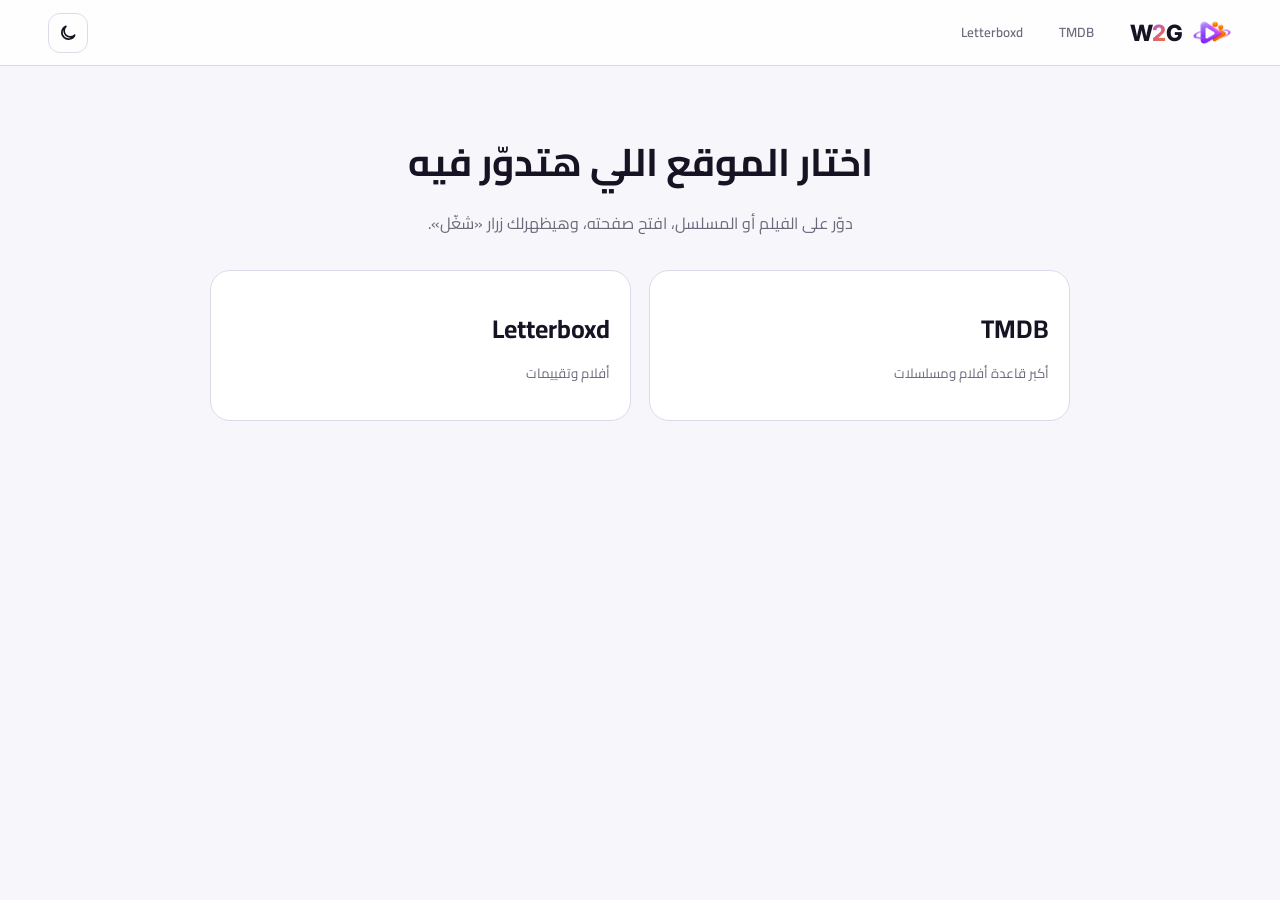
<file: app/app.html>
<!DOCTYPE html>
<html lang="ar" dir="rtl">
<head>
<meta charset="UTF-8">
<meta name="viewport" content="width=device-width, initial-scale=1.0">
<title>W2G - أفلام ومسلسلات</title>
<link rel="icon" href="../img/favicon-32.png" type="image/png" sizes="32x32"><link rel="icon" href="../img/favicon.ico"><link rel="apple-touch-icon" href="../img/favicon-180.png">
<link rel="stylesheet" href="../one.css">
<link rel="stylesheet" href="app.css">
<script src="../config.js"></script>
<script src="../one.js"></script>
</head>
<body>
<header class="topbar app-top">
<a class="brand" href="../index.html"><img src="../img/logo.png" alt="W2G"><div><div class="brand-name">W<span>2</span>G</div></div></a>
<nav class="tabs" id="sites"><button data-site="tmdb">TMDB</button><button data-site="lb">Letterboxd</button></nav>
<div class="top-act"><button class="theme-btn"></button></div>
</header>
<main id="view">
<section class="pick" id="pick">
<h1>اختار الموقع اللي هتدوّر فيه</h1>
<p>دوّر على الفيلم أو المسلسل، افتح صفحته، وهيظهرلك زرار «شغّل».</p>
<div class="pick-grid">
<button class="pick-card" data-site="tmdb"><strong>TMDB</strong><span>أكبر قاعدة أفلام ومسلسلات</span></button>
<button class="pick-card" data-site="lb"><strong>Letterboxd</strong><span>أفلام وتقييمات</span></button>
</div>
</section>
<div class="browser" id="browser" hidden><iframe id="site" title="موقع الأفلام" referrerpolicy="no-referrer"></iframe></div>
</main>
<div class="fab-wrap" id="fab" hidden>
<div class="fab-ep" id="ep" hidden><label>الموسم<input id="dS" type="number" min="1" value="1"></label><label>الحلقة<input id="dE" type="number" min="1" value="1"></label></div>
<button class="fab" id="playBtn"><i class="ico ico-play"></i><span>شغّل</span></button>
</div>
<div class="modal" id="modal" hidden><div class="modal-bg" data-close></div><div class="sheet" id="sheet"></div></div>
<script src="app.js"></script>
</body>
</html>
</file>
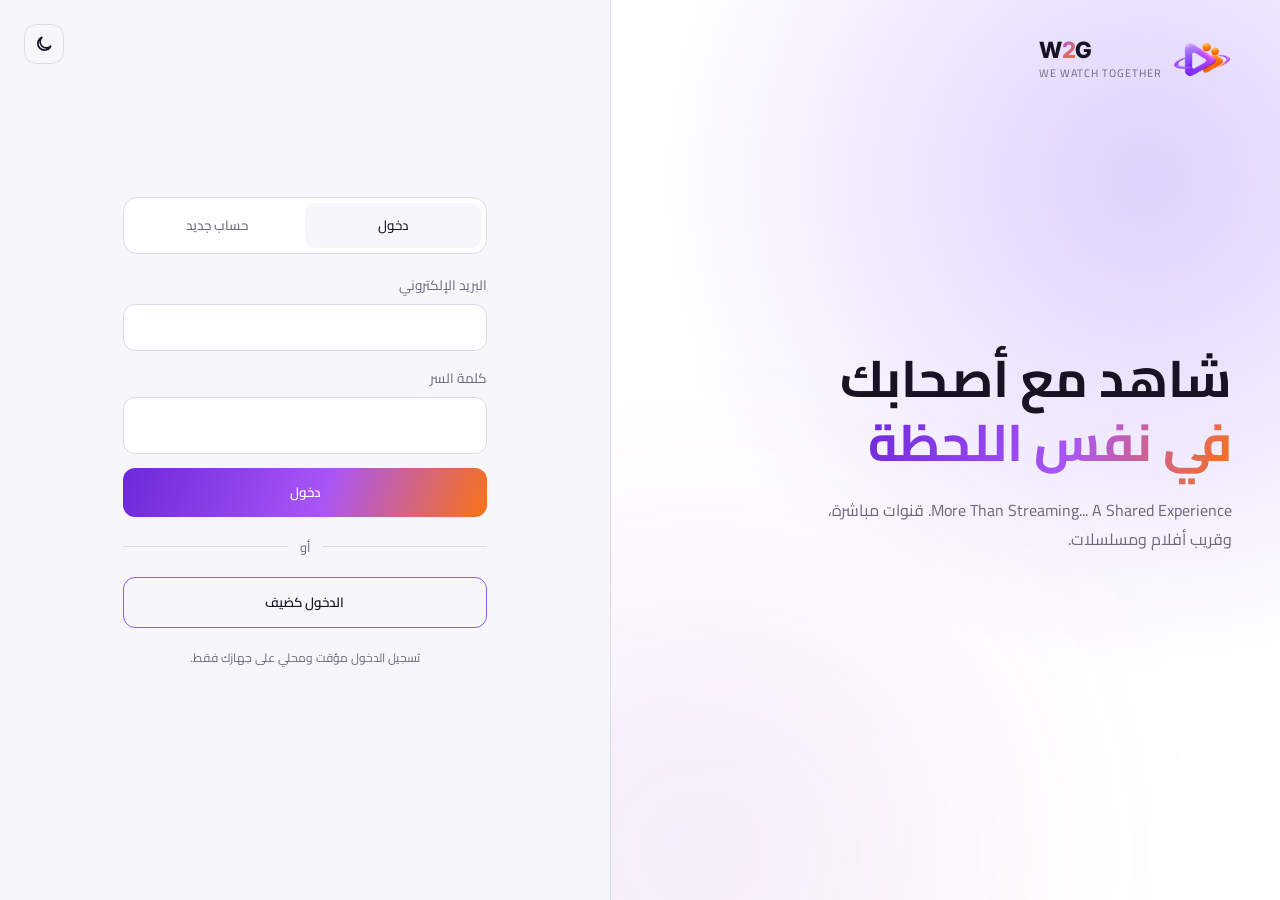
<file: login/login.html>
<!DOCTYPE html>
<html lang="ar" dir="rtl">
<head>
<meta charset="UTF-8">
<meta name="viewport" content="width=device-width, initial-scale=1.0">
<title>تسجيل الدخول - W2G</title>
<link rel="icon" href="../img/favicon-32.png" type="image/png" sizes="32x32"><link rel="icon" href="../img/favicon.ico"><link rel="apple-touch-icon" href="../img/favicon-180.png">
<link rel="stylesheet" href="../one.css">
<link rel="stylesheet" href="login.css">
<script src="../one.js"></script>
</head>
<body>
<button class="theme-btn auth-theme" type="button"></button>
<div class="auth-page">
<section class="auth-side">
<div class="brand"><img src="../img/logo.png" alt="W2G"><div><div class="brand-name">W<span>2</span>G</div><small>WE WATCH TOGETHER</small></div></div>
<h1>شاهد مع أصحابك<br><span>في نفس اللحظة</span></h1>
<p>More Than Streaming... A Shared Experience. قنوات مباشرة، وقريب أفلام ومسلسلات.</p>
<div class="side-glow"></div>
</section>
<section class="auth-card">
<div class="tabs">
<button class="tab active" data-tab="login">دخول</button>
<button class="tab" data-tab="register">حساب جديد</button>
</div>
<form id="loginForm" class="form">
<label>البريد الإلكتروني<input type="email" name="email" required autocomplete="email"></label>
<label>كلمة السر<input type="password" name="pass" required minlength="4" autocomplete="current-password"></label>
<button class="btn btn-primary" type="submit">دخول</button>
</form>
<form id="registerForm" class="form hidden">
<label>الاسم<input type="text" name="name" required maxlength="40"></label>
<label>البريد الإلكتروني<input type="email" name="email" required autocomplete="email"></label>
<label>كلمة السر<input type="password" name="pass" required minlength="4" autocomplete="new-password"></label>
<button class="btn btn-primary" type="submit">إنشاء الحساب</button>
</form>
<div class="divider"><span>أو</span></div>
<button id="guestBtn" class="btn btn-ghost full">الدخول كضيف</button>
<p class="note">تسجيل الدخول مؤقت ومحلي على جهازك فقط.</p>
<p id="err" class="err"></p>
</section>
</div>
<script src="login.js"></script>
</body>
</html>
</file>
<file: one.css>
@import url("https://fonts.googleapis.com/css2?family=Cairo:wght@400;500;600;700;800&family=Inter:wght@400;500;600;700&display=swap");
:root{color-scheme:dark;--bg:#090911;--bg2:#11111f;--card:#191929;--line:#29293b;--text:#f8f7fc;--muted:#a5a3b5;--accent:#8b5cf6;--accent2:#f97316;--pink:#ec4899;--cyan:#06b6d4;--danger:#ec4899;--ok:#06b6d4;--grad:linear-gradient(110deg,#6d28d9 0%,#a855f7 55%,#f97316 100%);--on-grad:#fff;--radius:20px;--r-sm:8px;--r-md:12px;--fast:140ms;--ease:cubic-bezier(.2,.8,.2,1);--shadow:0 16px 40px -20px rgba(0,0,0,.7);--glass:rgba(9,9,17,.82);--thumb:radial-gradient(circle at 50% 30%,#22223a,#11111f);--hover:#3b3b58;--glow:radial-gradient(circle at 50% 40%,#24164a,var(--bg) 60%)}
[data-theme="light"]{color-scheme:light;--bg:#f7f6fb;--bg2:#ffffff;--card:#ffffff;--line:#ded9e9;--text:#171323;--muted:#6d687b;--danger:#e0347f;--shadow:0 12px 30px -18px rgba(30,20,70,.25);--glass:rgba(255,255,255,.88);--thumb:radial-gradient(circle at 50% 30%,#f4f1ff,#f0edf7);--hover:#c8bcf3;--glow:radial-gradient(circle at 50% 40%,#e7defe,var(--bg) 60%)}
html{transition:background .3s}
.theme-btn{width:40px;height:40px;border-radius:12px;border:1px solid var(--line);display:grid;place-items:center;color:var(--text)}
.theme-btn:hover{border-color:var(--accent)}
.theme-btn .ico{width:20px;height:20px}
*{box-sizing:border-box;margin:0;padding:0}
html,body{background:var(--bg);color:var(--text);font-family:"Cairo","Inter",Tahoma,sans-serif;min-height:100%}
a{color:inherit;text-decoration:none}
button{font-family:inherit;cursor:pointer;border:0;background:none;color:inherit}
input{font-family:inherit}
::-webkit-scrollbar{width:8px;height:8px}
::-webkit-scrollbar-thumb{background:var(--line);border-radius:8px}
::-webkit-scrollbar-track{background:transparent}
.brand{display:flex;align-items:center;gap:10px;font-weight:700;letter-spacing:.5px}
.brand img{width:60px;height:auto}
.brand-name{font-family:"Inter",sans-serif;font-size:1.4rem;font-weight:800;letter-spacing:-.5px;color:var(--text);direction:ltr}.brand-name span{background:linear-gradient(135deg,#a855f7,#f97316);-webkit-background-clip:text;background-clip:text;color:transparent}.brand img{object-fit:contain}
.brand small{display:block;font-size:.68rem;color:var(--muted);font-weight:400;letter-spacing:1px}
.btn{display:inline-flex;align-items:center;justify-content:center;gap:8px;padding:12px 20px;border-radius:var(--r-md);font-weight:600;transition:transform var(--fast) var(--ease),filter var(--fast),border-color var(--fast)}
.btn-primary{background:var(--grad);color:var(--on-grad)}
.btn-primary:hover{filter:brightness(1.1);transform:translateY(-1px)}
.btn-ghost{border:1px solid var(--accent);color:var(--text)}
.btn-ghost:hover{border-color:var(--accent)}
.spinner{width:34px;height:34px;border-radius:50%;border:3px solid rgba(255,255,255,.12);border-top-color:var(--accent);animation:spin .8s linear infinite}
@keyframes spin{to{transform:rotate(360deg)}}
.splash{display:grid;place-items:center;min-height:100vh;background:var(--glow)}
.splash-box{display:flex;flex-direction:column;align-items:center;gap:16px}
.splash-logo{width:110px;animation:pulse 1.4s ease-in-out infinite}
@keyframes pulse{50%{transform:scale(1.06)}}
.toast{position:fixed;bottom:24px;left:50%;transform:translateX(-50%) translateY(20px);background:var(--card);border:1px solid var(--line);padding:12px 20px;border-radius:12px;opacity:0;transition:.3s;z-index:999;box-shadow:var(--shadow);pointer-events:none}
.toast.show{opacity:1;transform:translateX(-50%) translateY(0)}

.ico{display:block;width:22px;height:22px;background:currentColor;-webkit-mask-repeat:no-repeat;mask-repeat:no-repeat;-webkit-mask-position:center;mask-position:center;-webkit-mask-size:contain;mask-size:contain}
.ico-home{-webkit-mask-image:url("img/icons/home.svg");mask-image:url("img/icons/home.svg")}.ico-heart{-webkit-mask-image:url("img/icons/heart.svg");mask-image:url("img/icons/heart.svg")}.ico-history{-webkit-mask-image:url("img/icons/history.svg");mask-image:url("img/icons/history.svg")}.ico-room{-webkit-mask-image:url("img/icons/room.svg");mask-image:url("img/icons/room.svg")}.ico-users{-webkit-mask-image:url("img/icons/users.svg");mask-image:url("img/icons/users.svg")}.ico-logout{-webkit-mask-image:url("img/icons/logout.svg");mask-image:url("img/icons/logout.svg")}.ico-live{-webkit-mask-image:url("img/icons/live.svg");mask-image:url("img/icons/live.svg")}.ico-play{-webkit-mask-image:url("img/icons/play.svg");mask-image:url("img/icons/play.svg")}.ico-pause{-webkit-mask-image:url("img/icons/pause.svg");mask-image:url("img/icons/pause.svg")}.ico-volume{-webkit-mask-image:url("img/icons/volume.svg");mask-image:url("img/icons/volume.svg")}.ico-mute{-webkit-mask-image:url("img/icons/mute.svg");mask-image:url("img/icons/mute.svg")}.ico-fullscreen{-webkit-mask-image:url("img/icons/fullscreen.svg");mask-image:url("img/icons/fullscreen.svg")}.ico-pip{-webkit-mask-image:url("img/icons/pip.svg");mask-image:url("img/icons/pip.svg")}.ico-reload{-webkit-mask-image:url("img/icons/reload.svg");mask-image:url("img/icons/reload.svg")}.ico-search{-webkit-mask-image:url("img/icons/search.svg");mask-image:url("img/icons/search.svg")}.ico-sun{-webkit-mask-image:url("img/icons/sun.svg");mask-image:url("img/icons/sun.svg")}.ico-moon{-webkit-mask-image:url("img/icons/moon.svg");mask-image:url("img/icons/moon.svg")}
@media (prefers-reduced-motion:reduce){*{animation:none!important;transition:none!important}}
:focus-visible{outline:2px solid var(--accent);outline-offset:2px}
.en,input[type=email]{font-family:"Inter","Cairo",sans-serif}
</file>
<file: app/app.css>
.topbar{position:sticky;top:0;z-index:20;display:flex;align-items:center;gap:20px;padding:12px clamp(16px,4vw,48px);background:var(--glass);backdrop-filter:blur(14px);border-bottom:1px solid var(--line)}
.topbar .brand img{width:40px}
.top-act{display:flex;align-items:center;gap:10px;margin-inline-start:auto}
.btn-primary{background:var(--grad);color:var(--on-grad)}
.btn-ghost{border:1px solid var(--line)}
.btn-ghost:hover{border-color:var(--accent)}
.btn.lg{padding:15px 28px;font-size:1.05rem}
.btn.sm{padding:6px 12px;font-size:.85rem}
.btn .ico{width:18px;height:18px}
.grad-t{background:var(--grad);-webkit-background-clip:text;background-clip:text;color:transparent}

.l-hero{position:relative;text-align:center;padding:clamp(48px,9vw,110px) 20px 40px;overflow:hidden}
.l-glow{position:absolute;inset:-20% -10% auto;height:120%;background:var(--glow);z-index:-1}
.l-hero h1{font-size:clamp(2rem,6vw,4rem);line-height:1.25;font-weight:800}
.l-hero p{max-width:620px;margin:20px auto 0;color:var(--muted);font-size:1.1rem;line-height:1.9}
.l-cta{display:flex;gap:12px;justify-content:center;flex-wrap:wrap;margin-top:32px}
.l-posters{display:flex;gap:14px;justify-content:center;margin-top:56px;mask-image:linear-gradient(90deg,transparent,#000 15%,#000 85%,transparent)}
.l-posters img{width:clamp(90px,11vw,150px);aspect-ratio:2/3;object-fit:cover;border-radius:14px;box-shadow:var(--shadow);transform:translateY(calc(sin(var(--i) * 1rad) * 18px));flex-shrink:0}
.l-feats{display:grid;grid-template-columns:repeat(auto-fit,minmax(220px,1fr));gap:16px;padding:40px clamp(16px,4vw,48px);max-width:1200px;margin:auto}
.feat{background:var(--card);border:1px solid var(--line);border-radius:var(--radius);padding:24px}
.feat .ico{width:30px;height:30px;color:var(--accent)}
.feat h3{margin:14px 0 8px}
.feat p{color:var(--muted);line-height:1.8}
.l-end{text-align:center;padding:60px 20px}
.l-end h2{font-size:2rem;margin-bottom:20px}
.foot{text-align:center;color:var(--muted);padding:30px;border-top:1px solid var(--line);font-size:.9rem}

.tabs{display:flex;gap:4px}
.tabs button{padding:8px 16px;border-radius:999px;color:var(--muted);font-weight:600}
.tabs button.active,.tabs button:hover{color:var(--text);background:var(--card)}
.search{display:flex;align-items:center;gap:8px;background:var(--card);border:1px solid var(--line);border-radius:999px;padding:8px 14px}
.search .ico{width:18px;height:18px;color:var(--muted)}
.search input{background:none;border:0;outline:0;color:var(--text);width:200px}
#view{padding:0 clamp(16px,4vw,48px) 100px}
.hero{position:relative;margin:20px calc(-1 * clamp(16px,4vw,48px)) 10px;min-height:min(62vh,560px);display:flex;align-items:flex-end;background:linear-gradient(0deg,var(--bg) 2%,transparent 60%),linear-gradient(-90deg,var(--bg) 0%,transparent 65%),var(--img) center 22%/cover no-repeat}
.hero-in{padding:40px clamp(16px,4vw,48px);max-width:620px}
.hero h1{font-size:clamp(1.8rem,5vw,3.4rem);font-weight:800;margin:10px 0}
.hero p{color:var(--muted)}
.tag{display:inline-block;background:var(--grad);color:var(--on-grad);padding:4px 12px;border-radius:999px;font-size:.8rem;font-weight:700}
.hero-act{display:flex;gap:10px;margin-top:22px;flex-wrap:wrap}
.row{margin-top:30px}
.row h3,.page-h{font-size:1.25rem;margin-bottom:14px}
.page-h{margin-top:28px}
.track{display:flex;gap:14px;overflow-x:auto;padding-bottom:8px;scroll-snap-type:x mandatory}
.track .poster{width:150px;flex-shrink:0;scroll-snap-align:start}
.grid{display:grid;grid-template-columns:repeat(auto-fill,minmax(140px,1fr));gap:18px}
.poster{text-align:start;display:flex;flex-direction:column;gap:6px}
.p-img{position:relative;aspect-ratio:2/3;border-radius:14px;overflow:hidden;background:var(--thumb);border:1px solid var(--line);transition:transform var(--fast) var(--ease),border-color var(--fast)}
.p-img img{position:absolute;z-index:1;inset:0;width:100%;height:100%;object-fit:cover}
.p-ph{position:absolute;inset:0;display:grid;place-items:center;padding:10px;text-align:center;color:var(--muted);font-weight:700}
.poster:hover .p-img{transform:translateY(-4px);border-color:var(--accent)}
.poster strong{font-size:.92rem;overflow:hidden;text-overflow:ellipsis;white-space:nowrap}
.poster small{color:var(--muted);font-size:.78rem}
.empty{padding:50px 10px;text-align:center;color:var(--muted)}
.modal{position:fixed;inset:0;z-index:50;display:grid;place-items:center;padding:16px}
.modal[hidden]{display:none}
.modal-bg{position:absolute;inset:0;background:rgba(0,0,0,.72);backdrop-filter:blur(4px)}
.sheet{position:relative;width:min(1000px,100%);max-height:92vh;overflow:auto;background:var(--bg2);border:1px solid var(--line);border-radius:var(--radius);padding:20px;box-shadow:var(--shadow)}
.x{position:absolute;top:12px;inset-inline-end:12px;width:36px;height:36px;border-radius:50%;background:var(--card);z-index:2}
.det{display:grid;grid-template-columns:220px 1fr;gap:24px}
.det-p img{width:100%;border-radius:14px}
.det-b h2{font-size:1.7rem;margin-bottom:6px}
.det-b p{line-height:1.8;margin-top:8px}
.muted{color:var(--muted)}
.ep{display:flex;gap:12px;margin-top:16px}
.ep label{display:flex;flex-direction:column;gap:4px;color:var(--muted);font-size:.85rem}
.ep input{width:90px;padding:8px;border-radius:10px;border:1px solid var(--line);background:var(--card);color:var(--text)}
.pl-head{display:flex;align-items:center;gap:12px;flex-wrap:wrap;margin:0 0 12px;padding-inline-end:40px}
.pl-head span{color:var(--muted)}
.pl-box{aspect-ratio:16/9;max-height:76vh;width:100%;background:#000;border-radius:14px;overflow:hidden}
.pl-box iframe{width:100%;height:100%;border:0}
.pl-box.msg{display:grid;place-items:center;color:var(--muted);padding:20px;text-align:center}
.bottom-tabs{display:none}
@media (max-width:860px){
.tabs{display:none}
.search input{width:120px}
.topbar .brand small{display:none}
.bottom-tabs{display:flex;position:fixed;bottom:0;inset-inline:0;z-index:30;background:var(--glass);backdrop-filter:blur(14px);border-top:1px solid var(--line)}
.bottom-tabs button{flex:1;display:flex;flex-direction:column;align-items:center;gap:3px;padding:9px 0;font-size:.72rem;color:var(--muted)}
.bottom-tabs button.active{color:var(--accent)}
.bottom-tabs .ico{width:20px;height:20px}
.det{grid-template-columns:1fr}
.det-p img{max-width:200px}
.track .poster{width:120px}
.grid{grid-template-columns:repeat(auto-fill,minmax(110px,1fr));gap:12px}
}
@media (max-width:480px){.landing .top-act .btn{padding:9px 14px}.app-top .search input{width:80px}.app-top{gap:10px}}
.fab{position:sticky;bottom:8px;margin:16px 0 0 auto;display:flex;align-items:center;gap:8px;padding:14px 28px;border:0;border-radius:999px;background:linear-gradient(135deg,var(--brand,#8B5CF6),#F97316);color:#fff;font:inherit;font-weight:700;font-size:1.05rem;cursor:pointer;box-shadow:0 10px 30px rgba(139,92,246,.45);z-index:5}.fab:hover{transform:translateY(-2px)}
.pick{max-width:900px;margin:0 auto;padding:60px 20px;text-align:center}.pick h1{font-size:clamp(1.6rem,4vw,2.4rem);margin:0 0 10px}.pick p{color:var(--muted);margin:0 0 32px}
.pick-grid{display:grid;grid-template-columns:repeat(auto-fit,minmax(240px,1fr));gap:18px}
.pick-card{display:flex;flex-direction:column;gap:8px;padding:34px 20px;border-radius:var(--radius);background:var(--card);border:1px solid var(--line);cursor:pointer;transition:transform .2s,border-color .2s}.pick-card:hover{transform:translateY(-3px);border-color:var(--accent)}.pick-card strong{font-size:1.6rem}.pick-card span{color:var(--muted)}
.browser{position:fixed;top:var(--top-h,64px);left:0;right:0;bottom:0}.browser iframe{width:100%;height:100%;border:0;background:#fff}
@media(max-width:820px){.browser{bottom:0}}
.fab-wrap{position:fixed;bottom:22px;left:50%;transform:translateX(-50%);z-index:40;display:flex;align-items:center;gap:10px;flex-wrap:wrap;justify-content:center}.fab-wrap[hidden]{display:none}
.fab-wrap .fab{position:static;margin:0}
.fab-ep{display:flex;gap:8px;background:var(--bg2);border:1px solid var(--line);border-radius:999px;padding:6px 12px}.fab-ep[hidden]{display:none}.fab-ep label{display:flex;align-items:center;gap:6px;font-size:.9rem}.fab-ep input{width:56px;padding:6px;border-radius:8px;border:1px solid var(--line);background:var(--card);color:var(--text)}
</file>
<file: login/login.css>
.auth-page{min-height:100vh;display:grid;grid-template-columns:1.1fr 1fr}
.auth-side{position:relative;overflow:hidden;padding:48px;display:flex;flex-direction:column;justify-content:center;gap:22px;background:radial-gradient(circle at 80% 20%,rgba(139,92,246,.28),transparent 55%),var(--bg2);border-left:1px solid var(--line)}
.auth-side .brand{position:absolute;top:36px;right:48px}.auth-theme{position:fixed;top:24px;left:24px;z-index:5}
.auth-side h1{font-size:clamp(2rem,4vw,3.4rem);line-height:1.25;font-weight:700}
.auth-side h1 span{background:var(--grad);-webkit-background-clip:text;background-clip:text;color:transparent}
.auth-side p{color:var(--muted);max-width:420px;line-height:1.8}
.side-glow{position:absolute;width:420px;height:420px;border-radius:50%;background:var(--grad);filter:blur(140px);opacity:.18;bottom:-160px;left:-120px}
.auth-card{display:flex;flex-direction:column;justify-content:center;gap:18px;padding:48px;max-width:460px;width:100%;margin:auto}
.tabs{display:grid;grid-template-columns:1fr 1fr;background:var(--card);border:1px solid var(--line);border-radius:14px;padding:5px}
.tab{padding:10px;border-radius:10px;color:var(--muted);font-weight:500}
.tab.active{background:var(--bg);color:var(--text)}
.form{display:flex;flex-direction:column;gap:14px}
.form.hidden{display:none}
.form label{display:flex;flex-direction:column;gap:6px;font-size:.85rem;color:var(--muted)}
.form input{padding:13px 14px;border-radius:12px;border:1px solid var(--line);background:var(--card);color:var(--text);font-size:.95rem;outline:none;transition:.2s}
.form input:focus{border-color:var(--accent)}
.divider{display:flex;align-items:center;gap:12px;color:var(--muted);font-size:.8rem}
.divider:before,.divider:after{content:"";flex:1;height:1px;background:var(--line)}
.full{width:100%}
.note{font-size:.75rem;color:var(--muted);text-align:center}
.err{color:var(--danger);text-align:center;min-height:1.2em;font-size:.85rem}
@media (max-width:860px){.auth-page{grid-template-columns:1fr}.auth-side{padding:96px 28px 36px;min-height:auto}.auth-side .brand{right:28px;top:28px}.auth-card{padding:28px}}
</file>
